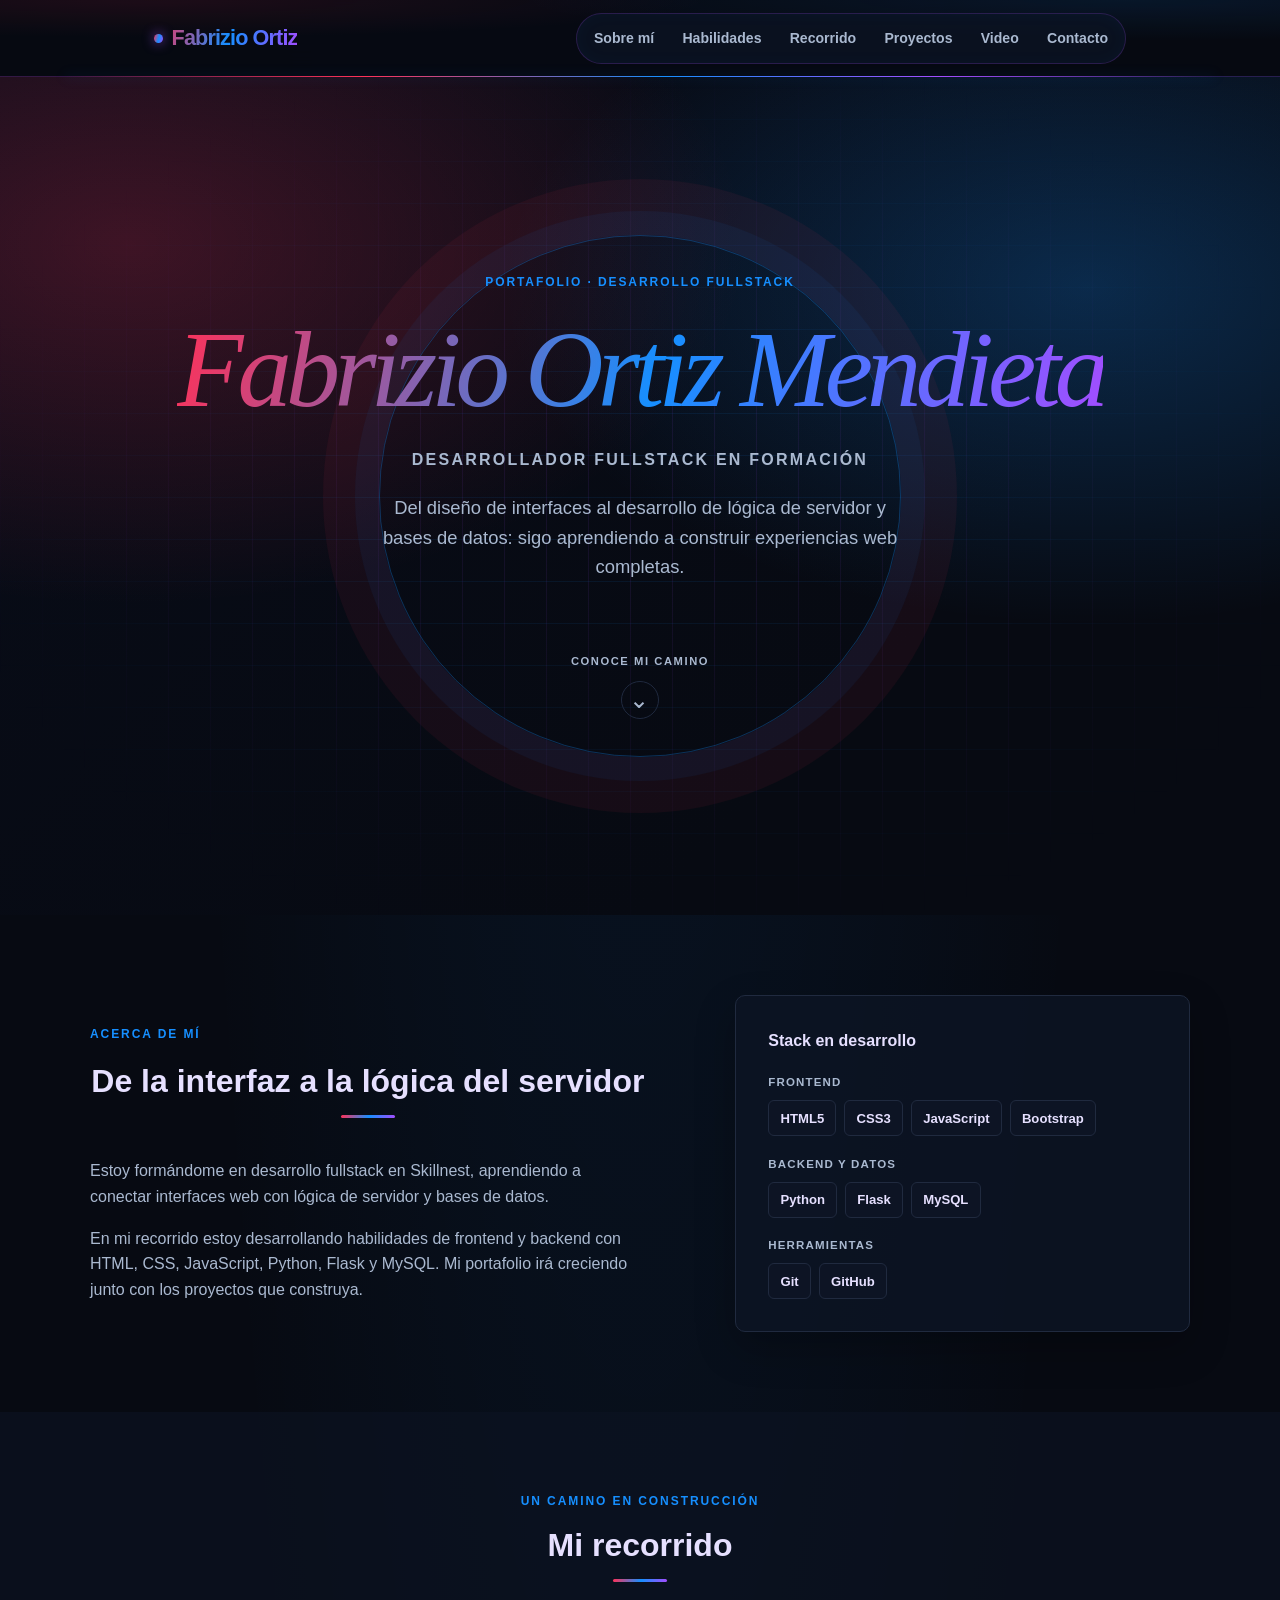
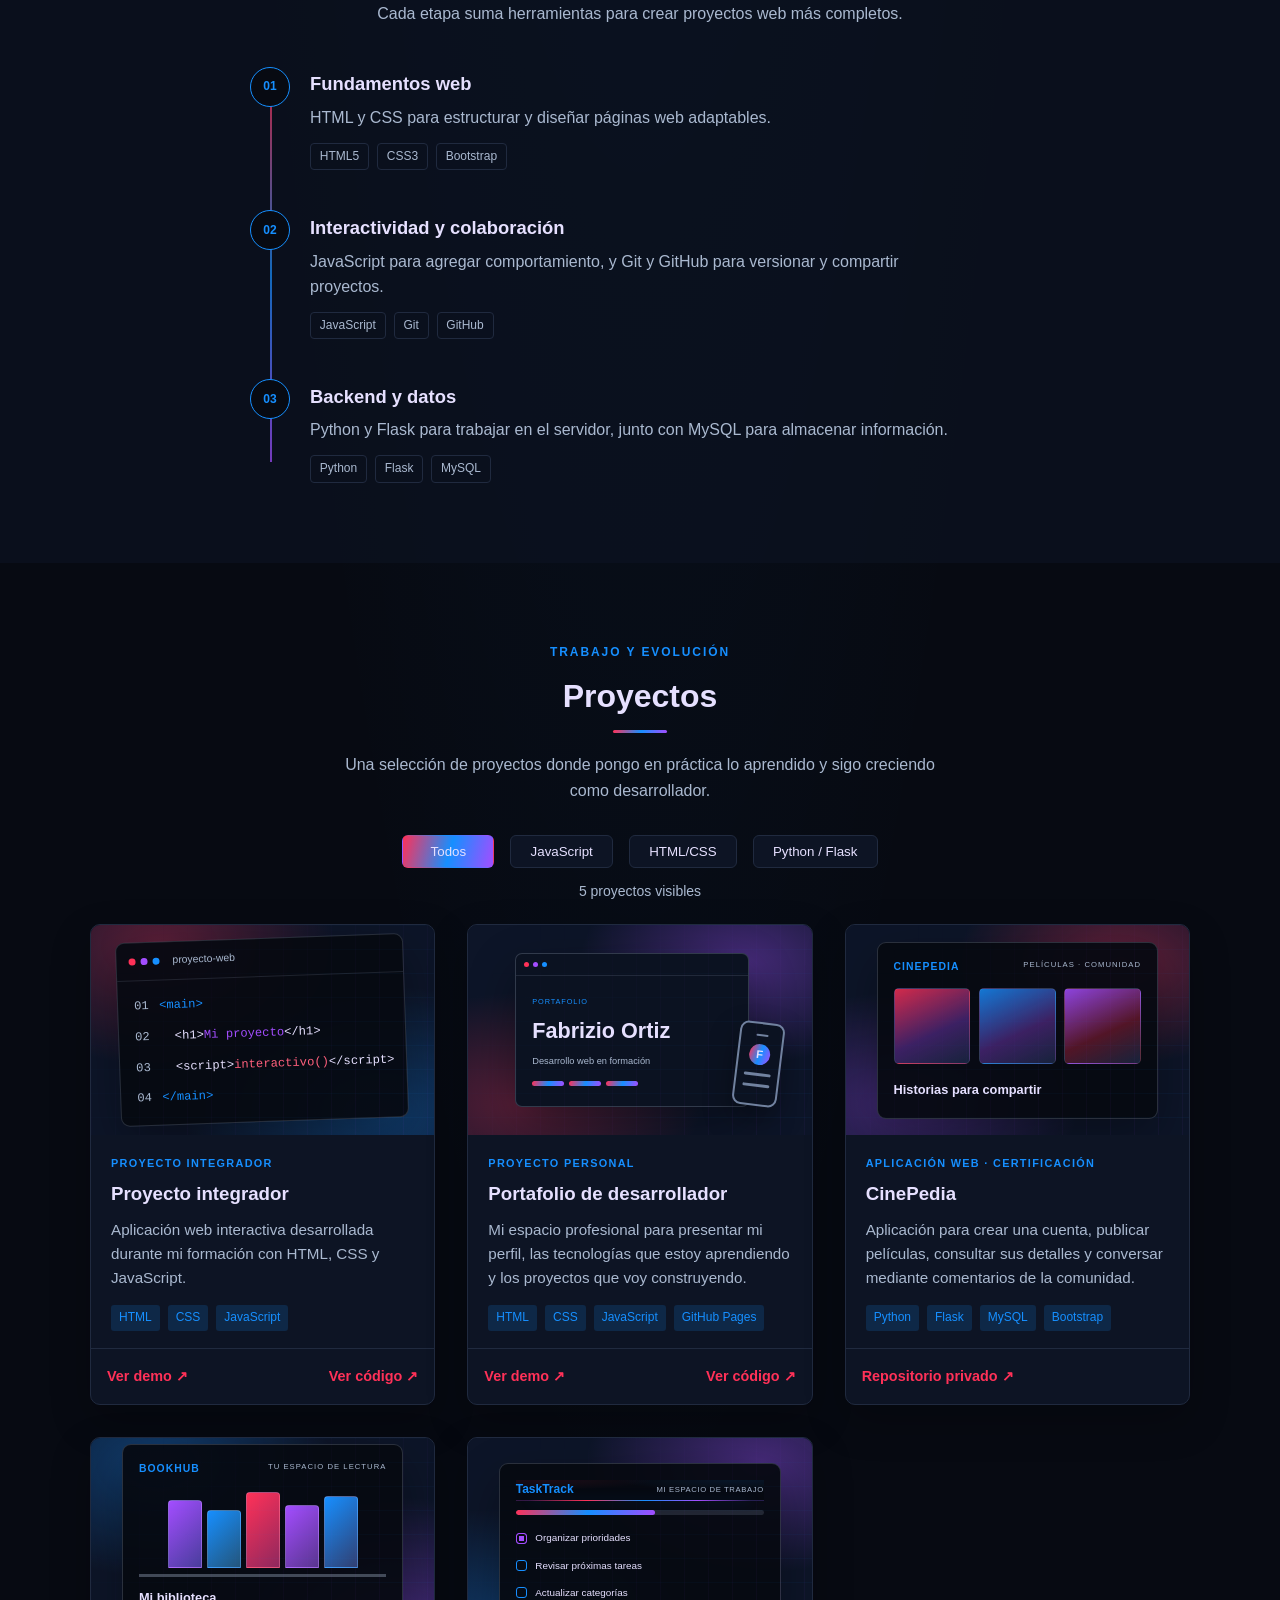
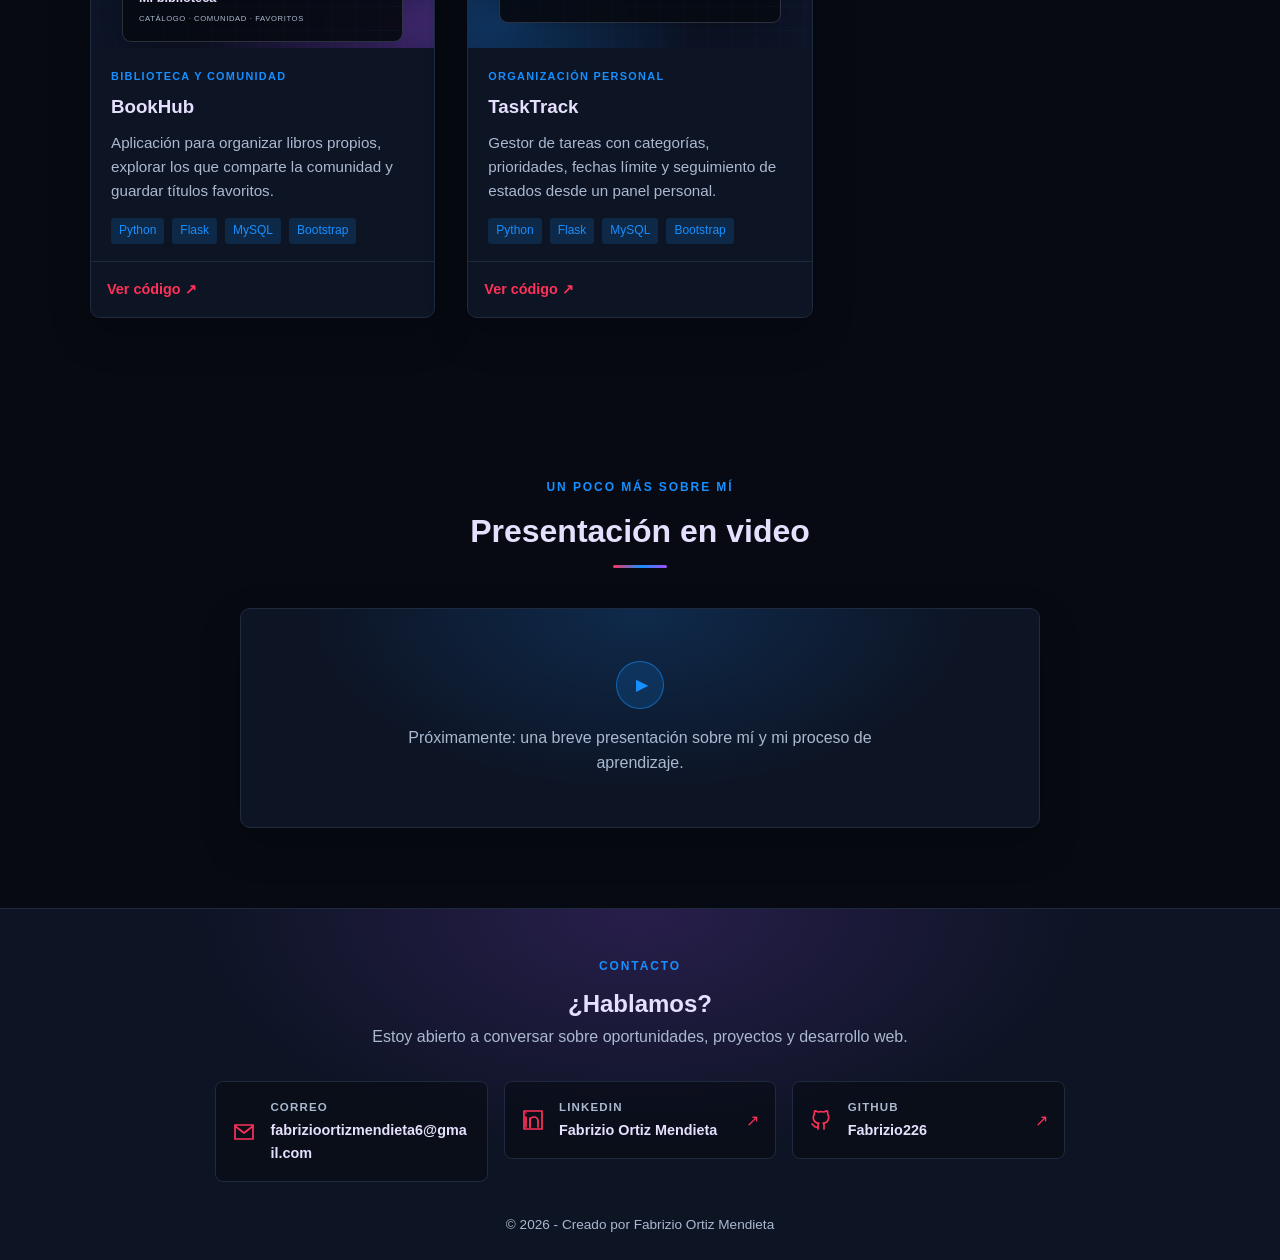
<file: index.html>
<!DOCTYPE html>
<html lang="es">
<head>
  <meta charset="UTF-8">
  <meta name="viewport" content="width=device-width, initial-scale=1.0">
  <title>Portafolio - Fabrizio Ortiz Mendieta</title>
  <meta name="description" content="Portafolio de Fabrizio Ortiz Mendieta, desarrollador fullstack en formación. Conoce sus habilidades en frontend, backend y bases de datos.">
  <meta name="theme-color" content="#070a12">
  
  <!-- Hojas de estilo CSS -->
  <link rel="stylesheet" href="css/style.css">
  <link rel="stylesheet" href="css/componentes.css">
  <link rel="stylesheet" href="css/responsivo.css">
</head>
<body class="dark-theme">
  <a class="skip-link" href="#contenido">Saltar al contenido</a>

  <!-- Encabezado / Barra de Navegación -->
  <header>
    <nav class="navbar" aria-label="Navegación principal">
      <div class="logo">
        <a href="#sobre-mi">Fabrizio Ortiz</a>
      </div>
      <button class="nav-toggle" id="nav-toggle" aria-label="Abrir menú" aria-controls="nav-menu" aria-expanded="false">
        &#9776;
      </button>
      <ul class="nav-menu" id="nav-menu">
        <li><a href="#sobre-mi">Sobre mí</a></li>
        <li><a href="#habilidades">Habilidades</a></li>
        <li><a href="#aprendizaje">Recorrido</a></li>
        <li><a href="#proyectos">Proyectos</a></li>
        <li><a href="#video-sec">Video</a></li>
        <li><a href="#contacto">Contacto</a></li>
      </ul>
    </nav>
  </header>

  <main id="contenido">
    <!-- Presentación Personal -->
    <section id="sobre-mi" class="section" aria-labelledby="presentacion-titulo">
      <div class="container">
        <p class="eyebrow">PORTAFOLIO · DESARROLLO FULLSTACK</p>
        <h1 id="presentacion-titulo"><span class="highlight">Fabrizio Ortiz Mendieta</span></h1>
        <h2>Desarrollador Fullstack en formación</h2>
        <p class="hero-intro">Del diseño de interfaces al desarrollo de lógica de servidor y bases de datos: sigo aprendiendo a construir experiencias web completas.</p>
        <a class="hero-scroll" href="#habilidades" aria-label="Desplazarse a la sección Acerca de mí">
          <span>Conoce mi camino</span>
          <span class="hero-scroll-icon" aria-hidden="true">⌄</span>
        </a>
      </div>
    </section>

    <!-- Tecnologías y Habilidades -->
    <section id="habilidades" class="section" aria-labelledby="habilidades-titulo">
      <div class="container">
        <div class="about-grid">
          <div class="about-copy">
            <p class="eyebrow">ACERCA DE MÍ</p>
            <h2 id="habilidades-titulo">De la interfaz a la lógica del servidor</h2>
            <p>Estoy formándome en desarrollo fullstack en Skillnest, aprendiendo a conectar interfaces web con lógica de servidor y bases de datos.</p>
            <p>En mi recorrido estoy desarrollando habilidades de frontend y backend con HTML, CSS, JavaScript, Python, Flask y MySQL. Mi portafolio irá creciendo junto con los proyectos que construya.</p>
          </div>
          <div class="about-skills">
            <h3>Stack en desarrollo</h3>
            <div class="skills-groups">
              <div class="skill-group">
                <h4>Frontend</h4>
                <ul class="skills-grid" aria-label="Tecnologías frontend">
                  <li class="skill-badge">HTML5</li>
                  <li class="skill-badge">CSS3</li>
                  <li class="skill-badge">JavaScript</li>
                  <li class="skill-badge">Bootstrap</li>
                </ul>
              </div>
              <div class="skill-group">
                <h4>Backend y datos</h4>
                <ul class="skills-grid" aria-label="Tecnologías backend y bases de datos">
                  <li class="skill-badge">Python</li>
                  <li class="skill-badge">Flask</li>
                  <li class="skill-badge">MySQL</li>
                </ul>
              </div>
              <div class="skill-group">
                <h4>Herramientas</h4>
                <ul class="skills-grid" aria-label="Herramientas de desarrollo">
                  <li class="skill-badge">Git</li>
                  <li class="skill-badge">GitHub</li>
                </ul>
              </div>
            </div>
          </div>
        </div>
      </div>
    </section>

    <section id="aprendizaje" class="section learning-section" aria-labelledby="aprendizaje-titulo">
      <div class="container">
        <p class="eyebrow section-eyebrow">UN CAMINO EN CONSTRUCCIÓN</p>
        <h2 id="aprendizaje-titulo">Mi recorrido</h2>
        <p class="learning-intro">Cada etapa suma herramientas para crear proyectos web más completos.</p>
        <ol class="learning-timeline">
          <li class="learning-step">
            <span class="learning-marker" aria-hidden="true">01</span>
            <div>
              <h3>Fundamentos web</h3>
              <p>HTML y CSS para estructurar y diseñar páginas web adaptables.</p>
              <ul class="tags" aria-label="Tecnologías de esta etapa">
                <li>HTML5</li><li>CSS3</li><li>Bootstrap</li>
              </ul>
            </div>
          </li>
          <li class="learning-step">
            <span class="learning-marker" aria-hidden="true">02</span>
            <div>
              <h3>Interactividad y colaboración</h3>
              <p>JavaScript para agregar comportamiento, y Git y GitHub para versionar y compartir proyectos.</p>
              <ul class="tags" aria-label="Tecnologías de esta etapa">
                <li>JavaScript</li><li>Git</li><li>GitHub</li>
              </ul>
            </div>
          </li>
          <li class="learning-step">
            <span class="learning-marker" aria-hidden="true">03</span>
            <div>
              <h3>Backend y datos</h3>
              <p>Python y Flask para trabajar en el servidor, junto con MySQL para almacenar información.</p>
              <ul class="tags" aria-label="Tecnologías de esta etapa">
                <li>Python</li><li>Flask</li><li>MySQL</li>
              </ul>
            </div>
          </li>
        </ol>
      </div>
    </section>

    <!-- Proyectos -->
    <section id="proyectos" class="section" aria-labelledby="proyectos-titulo">
      <div class="container">
        <p class="eyebrow section-eyebrow">TRABAJO Y EVOLUCIÓN</p>
        <h2 id="proyectos-titulo">Proyectos</h2>
        <p class="projects-intro">Una selección de proyectos donde pongo en práctica lo aprendido y sigo creciendo como desarrollador.</p>
        <div class="filter-buttons" role="group" aria-label="Filtrar proyectos">
          <button class="filter-btn active" type="button" data-filter="all" aria-pressed="true" aria-controls="projects-grid">Todos</button>
          <button class="filter-btn" type="button" data-filter="javascript" aria-pressed="false" aria-controls="projects-grid">JavaScript</button>
          <button class="filter-btn" type="button" data-filter="html-css" aria-pressed="false" aria-controls="projects-grid">HTML/CSS</button>
          <button class="filter-btn" type="button" data-filter="python" aria-pressed="false" aria-controls="projects-grid">Python / Flask</button>
        </div>
        <p class="filter-status" id="filter-status" aria-live="polite"></p>
        <div class="projects-grid" id="projects-grid">
          <article class="project-card" data-category="javascript html-css">
            <div class="project-visual" role="img" aria-label="Ilustración de una ventana de código para un proyecto web">
              <div class="code-window" aria-hidden="true">
                <div class="code-window-bar"><span></span><span></span><span></span><b>proyecto-web</b></div>
                <div class="code-lines">
                  <span><i>01</i><b>&lt;main&gt;</b></span>
                  <span><i>02</i>&nbsp;&nbsp;&lt;h1&gt;<em>Mi proyecto</em>&lt;/h1&gt;</span>
                  <span><i>03</i>&nbsp;&nbsp;&lt;script&gt;<strong>interactivo()</strong>&lt;/script&gt;</span>
                  <span><i>04</i><b>&lt;/main&gt;</b></span>
                </div>
              </div>
            </div>
            <div class="project-content">
              <p class="project-kicker">PROYECTO INTEGRADOR</p>
              <h3>Proyecto integrador</h3>
              <p>Aplicación web interactiva desarrollada durante mi formación con HTML, CSS y JavaScript.</p>
              <ul class="tags" aria-label="Tecnologías utilizadas">
                <li>HTML</li><li>CSS</li><li>JavaScript</li>
              </ul>
            </div>
            <div class="card-links">
              <a href="https://fabrizio226.github.io/portafolio/" target="_blank" rel="noopener noreferrer">Ver demo <span aria-hidden="true">↗</span></a>
              <a href="https://github.com/Fabrizio226/portafolio" target="_blank" rel="noopener noreferrer">Ver código <span aria-hidden="true">↗</span></a>
            </div>
          </article>

          <article class="project-card" data-category="javascript html-css">
            <div class="project-visual project-visual-portfolio" role="img" aria-label="Vista ilustrada de este portafolio en escritorio y móvil">
              <div class="portfolio-preview" aria-hidden="true">
                <div class="portfolio-preview-top"><span></span><span></span><span></span></div>
                <div class="portfolio-preview-content">
                  <i>PORTAFOLIO</i>
                  <b>Fabrizio Ortiz</b>
                  <span>Desarrollo web en formación</span>
                  <div><em></em><em></em><em></em></div>
                </div>
              </div>
              <div class="portfolio-phone" aria-hidden="true"><span></span><b>F</b><i></i><i></i></div>
            </div>
            <div class="project-content">
              <p class="project-kicker">PROYECTO PERSONAL</p>
              <h3>Portafolio de desarrollador</h3>
              <p>Mi espacio profesional para presentar mi perfil, las tecnologías que estoy aprendiendo y los proyectos que voy construyendo.</p>
              <ul class="tags" aria-label="Tecnologías utilizadas">
                <li>HTML</li><li>CSS</li><li>JavaScript</li><li>GitHub Pages</li>
              </ul>
            </div>
            <div class="card-links">
              <a href="https://fabrizio226.github.io/Portafolio_Desarrollador_FullStack/" target="_blank" rel="noopener noreferrer">Ver demo <span aria-hidden="true">↗</span></a>
              <a href="https://github.com/Fabrizio226/Portafolio_Desarrollador_FullStack" target="_blank" rel="noopener noreferrer">Ver código <span aria-hidden="true">↗</span></a>
            </div>
          </article>

          <article class="project-card" data-category="python flask mysql">
            <div class="project-visual project-visual-cinepedia" role="img" aria-label="Ilustración de una colección de películas">
              <div class="cinepedia-preview" aria-hidden="true">
                <p>CINEPEDIA <span>PELÍCULAS · COMUNIDAD</span></p>
                <div class="movie-posters"><i></i><i></i><i></i></div>
                <b>Historias para compartir</b>
              </div>
            </div>
            <div class="project-content">
              <p class="project-kicker">APLICACIÓN WEB · CERTIFICACIÓN</p>
              <h3>CinePedia</h3>
              <p>Aplicación para crear una cuenta, publicar películas, consultar sus detalles y conversar mediante comentarios de la comunidad.</p>
              <ul class="tags" aria-label="Tecnologías utilizadas">
                <li>Python</li><li>Flask</li><li>MySQL</li><li>Bootstrap</li>
              </ul>
            </div>
            <div class="card-links">
              <a href="https://github.com/Fabrizio226/Examen_de_certificacion_Skillnest" target="_blank" rel="noopener noreferrer">Repositorio privado <span aria-hidden="true">↗</span></a>
            </div>
          </article>

          <article class="project-card" data-category="python flask mysql">
            <div class="project-visual project-visual-bookhub" role="img" aria-label="Ilustración de una biblioteca digital con libros">
              <div class="bookhub-preview" aria-hidden="true">
                <p>BOOKHUB <span>TU ESPACIO DE LECTURA</span></p>
                <div class="bookhub-books"><i></i><i></i><i></i><i></i><i></i></div>
                <div class="bookhub-caption"><b>Mi biblioteca</b><span>CATÁLOGO · COMUNIDAD · FAVORITOS</span></div>
              </div>
            </div>
            <div class="project-content">
              <p class="project-kicker">BIBLIOTECA Y COMUNIDAD</p>
              <h3>BookHub</h3>
              <p>Aplicación para organizar libros propios, explorar los que comparte la comunidad y guardar títulos favoritos.</p>
              <ul class="tags" aria-label="Tecnologías utilizadas">
                <li>Python</li><li>Flask</li><li>MySQL</li><li>Bootstrap</li>
              </ul>
            </div>
            <div class="card-links">
              <a href="https://github.com/Fabrizio226/Trabajos-extras/tree/main/Simular_1/simulacion_1" target="_blank" rel="noopener noreferrer">Ver código <span aria-hidden="true">↗</span></a>
            </div>
          </article>

          <article class="project-card" data-category="python flask mysql">
            <div class="project-visual project-visual-tasktrack" role="img" aria-label="Ilustración de un panel de tareas y progreso">
              <div class="tasktrack-preview" aria-hidden="true">
                <header><b>TaskTrack</b><span>MI ESPACIO DE TRABAJO</span></header>
                <div class="tasktrack-progress"><i></i></div>
                <p><i class="task-check"></i> Organizar prioridades</p>
                <p><i></i> Revisar próximas tareas</p>
                <p><i></i> Actualizar categorías</p>
              </div>
            </div>
            <div class="project-content">
              <p class="project-kicker">ORGANIZACIÓN PERSONAL</p>
              <h3>TaskTrack</h3>
              <p>Gestor de tareas con categorías, prioridades, fechas límite y seguimiento de estados desde un panel personal.</p>
              <ul class="tags" aria-label="Tecnologías utilizadas">
                <li>Python</li><li>Flask</li><li>MySQL</li><li>Bootstrap</li>
              </ul>
            </div>
            <div class="card-links">
              <a href="https://github.com/Fabrizio226/Trabajos-extras/tree/main/Simular_2/Simular_2" target="_blank" rel="noopener noreferrer">Ver código <span aria-hidden="true">↗</span></a>
            </div>
          </article>
        </div>
      </div>
    </section>

    <!-- Sección de Video -->
    <section id="video-sec" class="section" aria-labelledby="video-titulo">
      <div class="container">
        <p class="eyebrow section-eyebrow">UN POCO MÁS SOBRE MÍ</p>
        <h2 id="video-titulo">Presentación en video</h2>
        <div class="video-pending">
          <span class="video-pending-icon" aria-hidden="true">▶</span>
          <p>Próximamente: una breve presentación sobre mí y mi proceso de aprendizaje.</p>
        </div>
      </div>
    </section>
  </main>

  <!-- Pie de página y Contacto -->
  <footer id="contacto" aria-labelledby="contacto-titulo">
    <div class="container">
      <p class="eyebrow section-eyebrow">CONTACTO</p>
      <h2 id="contacto-titulo">¿Hablamos?</h2>
      <p>Estoy abierto a conversar sobre oportunidades, proyectos y desarrollo web.</p>
      <ul class="contact-list" aria-label="Formas de contacto">
        <li>
          <a href="mailto:fabrizioortizmendieta6@gmail.com" class="contact-link">
            <svg class="contact-icon" viewBox="0 0 24 24" aria-hidden="true"><path d="M3 5h18v14H3z"/><path d="m3 6 9 7 9-7"/></svg>
            <span class="contact-details"><span class="contact-label">Correo</span><span class="contact-username">fabrizioortizmendieta6@gmail.com</span></span>
          </a>
        </li>
        <li>
          <a href="https://cl.linkedin.com/in/fabrizio-ortiz-mendieta-5995a53b9" target="_blank" rel="noopener noreferrer" class="contact-link">
            <svg class="contact-icon" viewBox="0 0 24 24" aria-hidden="true"><path d="M5 9v10"/><path d="M5 5v.01"/><path d="M9 19v-6a4 4 0 0 1 8 0v6"/><path d="M9 10v9"/><path d="M3 3h18v18H3z"/></svg>
            <span class="contact-details"><span class="contact-label">LinkedIn</span><span class="contact-username">Fabrizio Ortiz Mendieta</span></span>
            <span class="contact-external" aria-hidden="true">↗</span>
          </a>
        </li>
        <li>
          <a href="https://github.com/Fabrizio226" target="_blank" rel="noopener noreferrer" class="contact-link">
            <svg class="contact-icon" viewBox="0 0 24 24" aria-hidden="true"><path d="M9 19c-4.3 1.4-4.3-2.5-6-3"/><path d="M15 21v-3.5a3 3 0 0 0-.8-2.3c2.7-.3 5.5-1.3 5.5-6A4.7 4.7 0 0 0 18.5 6a4.3 4.3 0 0 0-.1-3S17.4 2.7 15 4a13 13 0 0 0-6 0C6.6 2.7 5.6 3 5.6 3A4.3 4.3 0 0 0 5.5 6 4.7 4.7 0 0 0 4.3 9.2c0 4.7 2.8 5.7 5.5 6A3 3 0 0 0 9 17.5V21"/></svg>
            <span class="contact-details"><span class="contact-label">GitHub</span><span class="contact-username">Fabrizio226</span></span>
            <span class="contact-external" aria-hidden="true">↗</span>
          </a>
        </li>
      </ul>
      <p class="copyright">&copy; 2026 - Creado por Fabrizio Ortiz Mendieta</p>
    </div>
  </footer>

  <!-- Scripts de JavaScript -->
  <script src="js/main.js"></script>
</body>
</html>
</file>
<file: css/style.css>
/* Variables globales del tema oscuro */
:root {
  --bg-color: #070a12;
  --text-color: #e6e0ff;
  --card-bg: #0d1424;
  --primary-color: #ff3158;
  --primary-hover: #ff607d;
  --secondary-color: #aab9d0;
  --border-color: #202a3f;
  --accent-red: #ff3158;
  --accent-blue: #168fff;
  --accent-purple: #a34dff;
  --accent-gradient: linear-gradient(105deg, var(--accent-red), var(--accent-blue) 52%, var(--accent-purple));
  --shadow: 0 16px 40px rgba(0, 0, 0, 0.24);
  --font-main: 'Segoe UI', Tahoma, Geneva, Verdana, sans-serif;
  --transition: all 0.3s ease;
}

body.dark-theme {
  --bg-color: #070a12;
  --text-color: #e6e0ff;
  --card-bg: #0d1424;
  --primary-color: #ff3158;
  --primary-hover: #ff607d;
  --secondary-color: #aab9d0;
  --border-color: #202a3f;
  --shadow: 0 16px 40px rgba(0, 0, 0, 0.24);
}

/* Reset Global */
* {
  margin: 0;
  padding: 0;
  box-sizing: border-box;
}

html {
  scroll-behavior: smooth;
}

body {
  min-width: 320px;
  font-family: var(--font-main);
  background-color: var(--bg-color);
  background-image: radial-gradient(ellipse at 50% -30%, rgba(22, 143, 255, 0.1), transparent 55%);
  color: var(--text-color);
  line-height: 1.6;
  transition: var(--transition);
}

h1,
h2,
h3,
h4 {
  color: var(--text-color);
}

p {
  color: inherit;
}

.skip-link {
  position: fixed;
  z-index: 2000;
  top: 0.75rem;
  left: 0.75rem;
  padding: 0.65rem 1rem;
  transform: translateY(-160%);
  border-radius: 6px;
  background: var(--accent-blue);
  color: #08111f;
  font-weight: 700;
}

.skip-link:focus {
  transform: translateY(0);
}

#sobre-mi {
  position: relative;
  isolation: isolate;
  overflow: hidden;
  display: grid;
  min-height: calc(100svh - 62px);
  place-items: center;
  padding: 4rem 0;
  background:
    radial-gradient(ellipse at 10% 20%, rgba(255, 49, 88, 0.22), transparent 38%),
    radial-gradient(ellipse at 85% 25%, rgba(22, 143, 255, 0.24), transparent 38%),
    linear-gradient(135deg, #080c18, #070a12 70%);
  color: var(--text-color);
  text-align: center;
}

#sobre-mi::before {
  content: '';
  position: absolute;
  z-index: -1;
  inset: 0;
  background-image:
    linear-gradient(rgba(22, 143, 255, 0.09) 1px, transparent 1px),
    linear-gradient(90deg, rgba(163, 77, 255, 0.09) 1px, transparent 1px);
  background-size: 42px 42px;
  mask-image: radial-gradient(ellipse at center, #000 15%, transparent 78%);
  animation: grid-drift 24s linear infinite;
  pointer-events: none;
}

#sobre-mi::after {
  content: '';
  position: absolute;
  z-index: -1;
  top: 50%;
  left: 50%;
  width: clamp(260px, 42vw, 520px);
  aspect-ratio: 1;
  border: 1px solid rgba(22, 143, 255, 0.3);
  border-radius: 50%;
  box-shadow: 0 0 0 24px rgba(22, 143, 255, 0.06), 0 0 0 56px rgba(255, 49, 88, 0.06);
  transform: translate(-50%, -50%);
  pointer-events: none;
}

@keyframes grid-drift {
  to {
    background-position: 42px 42px;
  }
}

#sobre-mi .container {
  position: relative;
  z-index: 1;
  max-width: 960px;
}

.eyebrow {
  color: var(--accent-blue);
  font-size: 0.75rem;
  font-weight: 800;
  letter-spacing: 0.16em;
}

#sobre-mi .eyebrow {
  margin-bottom: 1.5rem;
  color: var(--accent-blue);
  animation: rise-in 0.65s ease both;
}

#sobre-mi h1 {
  font-family: Georgia, 'Times New Roman', serif;
  font-size: clamp(3rem, 9vw, 6.8rem);
  font-style: italic;
  font-weight: 500;
  line-height: 1;
  letter-spacing: -0.055em;
  margin-bottom: 1.4rem;
  animation: rise-in 0.65s 0.08s ease both;
}

#sobre-mi h2 {
  color: var(--secondary-color);
  font-size: clamp(0.8rem, 2vw, 1rem);
  font-weight: 700;
  letter-spacing: 0.14em;
  margin-bottom: 0;
  text-align: center;
  text-transform: uppercase;
  animation: rise-in 0.65s 0.16s ease both;
}

#sobre-mi h2::after {
  display: none;
}

.hero-intro {
  max-width: 34rem;
  margin: 1.25rem auto 0;
  color: var(--secondary-color);
  font-size: clamp(1rem, 2.2vw, 1.15rem);
}

.hero-scroll {
  display: inline-flex;
  flex-direction: column;
  align-items: center;
  gap: 0.65rem;
  margin-top: clamp(2.5rem, 8vh, 5rem);
  color: var(--secondary-color);
  font-size: 0.7rem;
  font-weight: 700;
  letter-spacing: 0.14em;
  text-transform: uppercase;
  animation: rise-in 0.65s 0.28s ease both;
}

.hero-scroll-icon {
  display: grid;
  width: 38px;
  height: 38px;
  place-items: center;
  border: 1px solid var(--border-color);
  border-radius: 50%;
  font-size: 1.5rem;
  font-weight: 400;
  line-height: 1;
  transition: var(--transition);
}

.hero-scroll:hover .hero-scroll-icon {
  transform: translateY(4px);
  background: var(--card-bg);
  box-shadow: 0 0 20px rgba(22, 143, 255, 0.28);
}

.section-eyebrow {
  margin-bottom: 0.55rem;
  text-align: center;
}

.projects-intro {
  max-width: 620px;
  margin: -1.3rem auto 2rem;
  color: var(--secondary-color);
  text-align: center;
}

.about-grid {
  display: grid;
  grid-template-columns: minmax(0, 1.1fr) minmax(280px, 0.9fr);
  align-items: center;
  gap: clamp(2.5rem, 7vw, 6rem);
}

.about-copy .eyebrow {
  margin-bottom: 0.75rem;
  text-align: left;
}

.about-copy h2 {
  margin-bottom: 1.5rem;
  text-align: left;
}

.about-copy h2::after {
  margin-left: 0;
}

.about-copy > p:not(.eyebrow) {
  max-width: 540px;
  margin-top: 1rem;
  color: var(--secondary-color);
}

.about-skills {
  padding: clamp(1.25rem, 3vw, 2rem);
  border: 1px solid var(--border-color);
  border-radius: 10px;
  background: rgba(13, 20, 36, 0.82);
  box-shadow: var(--shadow);
}

.about-skills h3 {
  margin-bottom: 1.2rem;
  font-size: 1rem;
}

.skills-groups {
  display: grid;
  gap: 1.15rem;
}

.skill-group h4 {
  margin-bottom: 0.55rem;
  color: var(--secondary-color);
  font-size: 0.72rem;
  font-weight: 700;
  letter-spacing: 0.1em;
  text-transform: uppercase;
}

.skill-group .skills-grid {
  justify-content: flex-start;
  gap: 0.5rem;
}

.skill-group .skill-badge {
  padding: 0.4rem 0.7rem;
  box-shadow: none;
  font-size: 0.82rem;
}

@media (max-width: 480px) {
  .skill-group .skill-badge {
    padding: 0.35rem 0.55rem;
    font-size: 0.76rem;
  }
}

.learning-section {
  background: rgba(13, 20, 36, 0.58);
}

.learning-intro {
  max-width: 620px;
  margin: -1.3rem auto 2.5rem;
  color: var(--secondary-color);
  text-align: center;
}

.learning-timeline {
  position: relative;
  display: grid;
  max-width: 780px;
  gap: 0;
  margin: 0 auto;
  padding: 0;
  list-style: none;
}

.learning-timeline::before {
  content: '';
  position: absolute;
  top: 1.3rem;
  bottom: 1.3rem;
  left: 1.25rem;
  width: 2px;
  background: linear-gradient(var(--accent-red), var(--accent-blue), var(--accent-purple));
  opacity: 0.7;
}

.learning-step {
  position: relative;
  display: grid;
  grid-template-columns: 2.5rem minmax(0, 1fr);
  gap: 1.25rem;
  padding: 0 0 2.5rem;
}

.learning-step:last-child {
  padding-bottom: 0;
}

.learning-marker {
  position: relative;
  z-index: 1;
  display: grid;
  width: 2.5rem;
  height: 2.5rem;
  place-items: center;
  border: 1px solid var(--accent-blue);
  border-radius: 50%;
  background: var(--bg-color);
  color: var(--accent-blue);
  font-size: 0.75rem;
  font-weight: 800;
  transition: var(--transition);
}

.learning-step:hover .learning-marker {
  transform: scale(1.08);
  box-shadow: 0 0 20px rgba(22, 143, 255, 0.28);
}

.learning-step h3 {
  margin: 0.15rem 0 0.4rem;
  font-size: 1.15rem;
}

.learning-step p {
  max-width: 650px;
  color: var(--secondary-color);
}

.learning-step .tags {
  display: flex;
  flex-wrap: wrap;
  gap: 0.5rem;
  margin-top: 0.75rem;
  padding: 0;
}

.learning-step .tags li {
  padding: 0.2rem 0.55rem;
  border: 1px solid var(--border-color);
  border-radius: 4px;
  color: var(--secondary-color);
  font-size: 0.75rem;
}

a {
  text-decoration: none;
  color: inherit;
}

ul {
  list-style: none;
}

/* Contenedores y Secciones */
.container {
  width: 90%;
  max-width: 1100px;
  margin: 0 auto;
}

.section {
  padding: 5rem 0;
}

.section h2 {
  font-size: 2rem;
  margin-bottom: 2.5rem;
  text-align: center;
  position: relative;
}

.section h2::after {
  content: '';
  display: block;
  width: 54px;
  height: 3px;
  background: var(--accent-gradient);
  margin: 0.5rem auto 0;
  border-radius: 2px;
}

.highlight {
  color: var(--primary-color);
  background: var(--accent-gradient);
  background-clip: text;
  -webkit-background-clip: text;
  -webkit-text-fill-color: transparent;
}

::selection {
  color: #fff;
  background: var(--primary-color);
}

:focus-visible {
  outline: 3px solid var(--accent-blue);
  outline-offset: 4px;
}

@keyframes rise-in {
  from {
    opacity: 0;
    transform: translateY(14px);
  }
  to {
    opacity: 1;
    transform: translateY(0);
  }
}

@media (prefers-reduced-motion: reduce) {
  *,
  *::before,
  *::after {
    scroll-behavior: auto !important;
    animation-duration: 0.01ms !important;
    animation-iteration-count: 1 !important;
    transition-duration: 0.01ms !important;
  }

  #sobre-mi::before {
    animation: none;
  }
}

@media (max-width: 768px) {
  #sobre-mi {
    min-height: calc(88svh - 62px);
    padding: 4rem 0;
  }

  #sobre-mi h1 {
    font-size: clamp(2.8rem, 13vw, 4.5rem);
  }

  .about-grid {
    grid-template-columns: 1fr;
    gap: 2rem;
  }
}
</file>
<file: css/componentes.css>
/* Header y Navegación */
header {
  position: sticky;
  isolation: isolate;
  overflow: visible;
  top: 0;
  background:
    radial-gradient(ellipse at 12% 0, rgba(255, 49, 88, 0.09), transparent 35%),
    radial-gradient(ellipse at 88% 0, rgba(22, 143, 255, 0.1), transparent 38%),
    rgba(7, 10, 18, 0.96);
  backdrop-filter: blur(14px);
  border-bottom: 1px solid rgba(163, 77, 255, 0.2);
  z-index: 1000;
  transition: var(--transition);
}

header::after {
  position: absolute;
  right: 5%;
  bottom: -1px;
  left: 5%;
  height: 1px;
  background: linear-gradient(90deg, transparent, var(--accent-red), var(--accent-blue) 52%, var(--accent-purple), transparent);
  box-shadow: 0 0 12px rgba(22, 143, 255, 0.38);
  content: '';
  pointer-events: none;
}

.navbar {
  display: flex;
  justify-content: space-between;
  align-items: center;
  padding: 0.8rem 5%;
  max-width: 1100px;
  margin: 0 auto;
}

.logo a {
  display: inline-flex;
  align-items: center;
  gap: 0.55rem;
  font-size: 1.35rem;
  font-weight: bold;
  letter-spacing: -0.04em;
  color: var(--primary-color);
  background: var(--accent-gradient);
  background-clip: text;
  -webkit-background-clip: text;
  -webkit-text-fill-color: transparent;
}

.logo a::before {
  width: 0.55rem;
  height: 0.55rem;
  border-radius: 50%;
  background: var(--accent-gradient);
  box-shadow: 0 0 12px rgba(163, 77, 255, 0.72);
  content: '';
}

.nav-menu {
  display: flex;
  align-items: center;
  gap: 0.2rem;
  padding: 0.28rem;
  border: 1px solid rgba(163, 77, 255, 0.2);
  border-radius: 999px;
  background: rgba(13, 20, 36, 0.76);
  box-shadow: inset 0 0 18px rgba(22, 143, 255, 0.035);
}

.nav-menu a {
  display: block;
  padding: 0.48rem 0.72rem;
  border: 1px solid transparent;
  border-radius: 999px;
  color: var(--secondary-color);
  font-size: 0.88rem;
  font-weight: 650;
  transition: color 0.22s ease, background-color 0.22s ease, border-color 0.22s ease, box-shadow 0.22s ease;
}

.nav-menu li:nth-child(3n + 1) a {
  --nav-accent: var(--accent-red);
}

.nav-menu li:nth-child(3n + 2) a {
  --nav-accent: var(--accent-blue);
}

.nav-menu li:nth-child(3n) a {
  --nav-accent: var(--accent-purple);
}

.nav-menu a:hover,
.nav-menu a:focus-visible {
  border-color: color-mix(in srgb, var(--nav-accent) 42%, transparent);
  background: color-mix(in srgb, var(--nav-accent) 14%, transparent);
  color: var(--nav-accent);
  box-shadow: 0 0 15px color-mix(in srgb, var(--nav-accent) 16%, transparent);
}

.nav-toggle {
  display: none;
  border: 1px solid rgba(163, 77, 255, 0.45);
  border-radius: 8px;
  background: linear-gradient(135deg, rgba(255, 49, 88, 0.12), rgba(22, 143, 255, 0.14), rgba(163, 77, 255, 0.16));
  color: var(--accent-blue);
  padding: 0.35rem 0.65rem;
  cursor: pointer;
  box-shadow: 0 0 14px rgba(22, 143, 255, 0.1);
}

.project-card[hidden] {
  display: none;
}

/* Botones */
.filter-buttons {
  display: flex;
  justify-content: center;
  flex-wrap: wrap;
  gap: 1rem;
  margin-bottom: 0.75rem;
}

.filter-btn {
  background-color: var(--card-bg);
  border: 1px solid var(--border-color);
  color: var(--text-color);
  padding: 0.5rem 1.2rem;
  border-radius: 6px;
  cursor: pointer;
  transition: transform 0.22s ease, box-shadow 0.22s ease, border-color 0.22s ease, background-color 0.22s ease;
}

.filter-btn:hover {
  transform: translateY(-2px);
  box-shadow: 0 0 20px rgba(22, 143, 255, 0.25);
}

.filter-btn.active, .filter-btn:hover {
  background: var(--accent-gradient);
  color: var(--text-color);
  border-color: transparent;
}

.filter-btn {
  min-width: 92px;
}

.filter-status {
  min-height: 1.5rem;
  margin-bottom: 1.25rem;
  color: var(--secondary-color);
  font-size: 0.875rem;
  text-align: center;
}

/* Habilidades (Badges) */
.skills-grid {
  display: flex;
  flex-wrap: wrap;
  justify-content: center;
  gap: 1rem;
  padding: 0;
}

.skill-badge {
  list-style: none;
  background-color: var(--card-bg);
  border: 1px solid var(--border-color);
  padding: 0.7rem 1.3rem;
  border-radius: 6px;
  font-weight: 600;
  box-shadow: var(--shadow);
  transition: transform 0.22s ease, border-color 0.22s ease, box-shadow 0.22s ease;
}

.skill-badge:hover {
  transform: translateY(-4px) scale(1.03);
  border-color: var(--primary-color);
  box-shadow: 0 0 20px rgba(255, 49, 88, 0.28);
}

/* Tarjetas de Proyectos */
.projects-grid {
  display: grid;
  grid-template-columns: repeat(auto-fit, minmax(280px, 1fr));
  gap: 2rem;
}

.project-card {
  display: flex;
  flex-direction: column;
  background-color: var(--card-bg);
  border: 1px solid var(--border-color);
  border-radius: 10px;
  overflow: hidden;
  box-shadow: var(--shadow);
  transition: var(--transition);
}

.project-card {
  position: relative;
}

.project-card::before {
  content: '';
  position: absolute;
  z-index: 1;
  top: 0;
  left: 0;
  width: 0;
  height: 2px;
  background: var(--accent-gradient);
  transition: width 0.35s ease;
}

.project-card:hover {
  transform: translateY(-7px);
  border-color: var(--primary-color);
  box-shadow: var(--shadow), 0 0 24px rgba(255, 49, 88, 0.2), 0 0 28px rgba(22, 143, 255, 0.16);
}

.project-card:hover::before,
.project-card:focus-within::before {
  width: 100%;
}

.project-visual {
  position: relative;
  display: grid;
  min-height: 210px;
  place-items: center;
  overflow: hidden;
  background:
    radial-gradient(ellipse at 20% 10%, rgba(255, 49, 88, 0.32), transparent 45%),
    radial-gradient(ellipse at 85% 90%, rgba(22, 143, 255, 0.32), transparent 48%),
    #0d1528;
}

.project-visual::after {
  content: '';
  position: absolute;
  inset: 0;
  background-image:
    linear-gradient(rgba(22, 143, 255, 0.1) 1px, transparent 1px),
    linear-gradient(90deg, rgba(163, 77, 255, 0.1) 1px, transparent 1px);
  background-size: 24px 24px;
  mask-image: linear-gradient(135deg, transparent 8%, #000 100%);
  opacity: 0.5;
  pointer-events: none;
  transition: opacity 0.3s ease;
}

.project-card:hover .project-visual::after {
  opacity: 0.9;
}

.code-window {
  width: min(84%, 390px);
  overflow: hidden;
  border: 1px solid rgba(170, 185, 208, 0.2);
  border-radius: 9px;
  background: rgba(7, 10, 18, 0.94);
  box-shadow: 0 18px 48px rgba(0, 0, 0, 0.3);
  transform: rotate(-2deg);
  transition: var(--transition);
}

.project-card:hover .code-window {
  transform: rotate(0) scale(1.025);
}

.code-window-bar {
  display: flex;
  align-items: center;
  gap: 5px;
  padding: 0.65rem 0.75rem;
  border-bottom: 1px solid rgba(170, 185, 208, 0.14);
}

.code-window-bar > span {
  width: 7px;
  height: 7px;
  border-radius: 50%;
  background: var(--accent-red);
}

.code-window-bar > span:nth-child(2) {
  background: var(--accent-purple);
}

.code-window-bar > span:nth-child(3) {
  background: var(--accent-blue);
}

.code-window-bar b {
  margin-left: 0.5rem;
  color: var(--secondary-color);
  font-size: 0.65rem;
  font-weight: 500;
}

.code-lines {
  display: grid;
  gap: 0.7rem;
  padding: 1rem;
  color: var(--text-color);
  font-family: Consolas, 'Courier New', monospace;
  font-size: clamp(0.58rem, 1.5vw, 0.76rem);
}

.code-lines > span {
  white-space: nowrap;
}

.code-lines i {
  margin-right: 0.65rem;
  color: var(--secondary-color);
  font-style: normal;
}

.code-lines b {
  color: var(--accent-blue);
  font-weight: 500;
}

.code-lines em {
  color: var(--accent-purple);
  font-style: normal;
}

.code-lines strong {
  color: var(--primary-hover);
  font-weight: 500;
}

.project-visual-portfolio {
  position: relative;
  background:
    radial-gradient(ellipse at 80% 18%, rgba(163, 77, 255, 0.38), transparent 42%),
    radial-gradient(ellipse at 15% 85%, rgba(255, 49, 88, 0.3), transparent 44%),
    #0d1528;
}

.portfolio-preview {
  position: relative;
  width: 68%;
  overflow: hidden;
  border: 1px solid rgba(170, 185, 208, 0.24);
  border-radius: 7px;
  background: #0b1221;
  box-shadow: 0 18px 48px rgba(0, 0, 0, 0.32);
  transform: translateX(-8px);
  transition: var(--transition);
}

.project-card:hover .portfolio-preview {
  transform: translateX(-13px) translateY(-3px);
}

.portfolio-preview-top {
  display: flex;
  gap: 4px;
  padding: 0.5rem;
  border-bottom: 1px solid rgba(170, 185, 208, 0.14);
}

.portfolio-preview-top span {
  width: 5px;
  height: 5px;
  border-radius: 50%;
  background: var(--accent-red);
}

.portfolio-preview-top span:nth-child(2) {
  background: var(--accent-purple);
}

.portfolio-preview-top span:nth-child(3) {
  background: var(--accent-blue);
}

.portfolio-preview-content {
  display: grid;
  gap: 0.35rem;
  padding: 1.25rem 1rem;
}

.portfolio-preview-content > i {
  color: var(--accent-blue);
  font-size: 0.46rem;
  font-style: normal;
  letter-spacing: 0.12em;
}

.portfolio-preview-content > b {
  color: var(--text-color);
  font-size: clamp(0.9rem, 2.4vw, 1.35rem);
}

.portfolio-preview-content > span {
  color: var(--secondary-color);
  font-size: 0.58rem;
}

.portfolio-preview-content > div {
  display: flex;
  gap: 0.3rem;
  margin-top: 0.45rem;
}

.portfolio-preview-content em {
  width: 32px;
  height: 5px;
  border-radius: 4px;
  background: var(--accent-gradient);
}

.portfolio-phone {
  position: absolute;
  right: 9%;
  bottom: 14%;
  display: flex;
  width: 45px;
  height: 84px;
  flex-direction: column;
  align-items: center;
  gap: 8px;
  padding: 10px 5px;
  border: 2px solid #71829f;
  border-radius: 9px;
  background: #0b1221;
  box-shadow: 0 12px 28px rgba(0, 0, 0, 0.35);
  transform: rotate(7deg);
  transition: var(--transition);
}

.project-card:hover .portfolio-phone {
  transform: rotate(2deg) translateY(-4px);
}

.portfolio-phone > span {
  width: 12px;
  height: 2px;
  border-radius: 2px;
  background: #71829f;
}

.portfolio-phone b {
  display: grid;
  width: 21px;
  height: 21px;
  place-items: center;
  border-radius: 50%;
  background: var(--accent-gradient);
  color: var(--text-color);
  font-size: 0.7rem;
}

.portfolio-phone i {
  width: 27px;
  height: 3px;
  border-radius: 3px;
  background: #71829f;
}

.project-visual-cinepedia {
  background:
    radial-gradient(ellipse at 80% 18%, rgba(255, 49, 88, 0.36), transparent 42%),
    radial-gradient(ellipse at 15% 85%, rgba(163, 77, 255, 0.33), transparent 44%),
    #0d1528;
}

.cinepedia-preview,
.bookhub-preview,
.tasktrack-preview {
  width: min(82%, 330px);
  padding: 1rem;
  border: 1px solid rgba(170, 185, 208, 0.22);
  border-radius: 9px;
  background: rgba(7, 10, 18, 0.94);
  box-shadow: 0 18px 48px rgba(0, 0, 0, 0.3);
  transition: var(--transition);
}

.project-card:hover .cinepedia-preview,
.project-card:hover .bookhub-preview,
.project-card:hover .tasktrack-preview {
  transform: translateY(-3px) scale(1.02);
}

.cinepedia-preview > p,
.bookhub-preview > p {
  display: flex;
  justify-content: space-between;
  gap: 0.5rem;
  margin-bottom: 0.8rem;
  color: var(--accent-blue);
  font-size: 0.65rem;
  font-weight: 800;
  letter-spacing: 0.1em;
}

.cinepedia-preview > p span,
.bookhub-preview > p span {
  color: var(--secondary-color);
  font-size: 0.48rem;
  font-weight: 500;
}

.movie-posters {
  display: flex;
  gap: 0.55rem;
  margin-bottom: 0.75rem;
}

.movie-posters i {
  flex: 1;
  height: 76px;
  border: 1px solid rgba(170, 185, 208, 0.15);
  border-radius: 5px;
  background: linear-gradient(155deg, rgba(255, 49, 88, 0.82), rgba(163, 77, 255, 0.34) 58%, #17233c);
}

.movie-posters i:nth-child(2) {
  background: linear-gradient(155deg, rgba(22, 143, 255, 0.82), rgba(163, 77, 255, 0.34) 58%, #17233c);
}

.movie-posters i:nth-child(3) {
  background: linear-gradient(155deg, rgba(163, 77, 255, 0.86), rgba(255, 49, 88, 0.3) 58%, #17233c);
}

.cinepedia-preview > b,
.bookhub-caption > b {
  color: var(--text-color);
  font-size: 0.8rem;
}

.project-visual-bookhub {
  background:
    radial-gradient(ellipse at 20% 12%, rgba(22, 143, 255, 0.34), transparent 44%),
    radial-gradient(ellipse at 90% 88%, rgba(163, 77, 255, 0.36), transparent 48%),
    #0d1528;
}

.bookhub-books {
  display: flex;
  height: 86px;
  align-items: end;
  justify-content: center;
  gap: 5px;
  padding: 0 0.75rem 6px;
  border-bottom: 3px solid rgba(170, 185, 208, 0.36);
}

.bookhub-books i {
  width: 34px;
  height: 68px;
  border: 1px solid rgba(230, 224, 255, 0.2);
  border-radius: 4px 4px 1px 1px;
  background: linear-gradient(135deg, #a34dff, #493d9c);
}

.bookhub-books i:nth-child(2) {
  height: 58px;
  background: linear-gradient(135deg, #168fff, #24557b);
}

.bookhub-books i:nth-child(3) {
  height: 76px;
  background: linear-gradient(135deg, #ff3158, #8f285e);
}

.bookhub-books i:nth-child(4) {
  height: 63px;
  background: linear-gradient(135deg, #a34dff, #59358f);
}

.bookhub-books i:nth-child(5) {
  height: 72px;
  background: linear-gradient(135deg, #168fff, #313f71);
}

.bookhub-caption {
  display: flex;
  flex-direction: column;
  gap: 0.3rem;
  padding-top: 0.7rem;
}

.bookhub-caption > span,
.tasktrack-preview > header span {
  color: var(--secondary-color);
  font-size: 0.48rem;
  letter-spacing: 0.08em;
}

.project-visual-tasktrack {
  background:
    radial-gradient(ellipse at 85% 12%, rgba(163, 77, 255, 0.38), transparent 42%),
    radial-gradient(ellipse at 12% 88%, rgba(22, 143, 255, 0.3), transparent 44%),
    #0d1528;
}

.tasktrack-preview > header {
  display: flex;
  align-items: center;
  justify-content: space-between;
  gap: 0.5rem;
  margin-bottom: 0.6rem;
}

.tasktrack-preview > header b {
  color: var(--accent-blue);
  font-size: 0.75rem;
}

.tasktrack-progress {
  height: 5px;
  overflow: hidden;
  margin-bottom: 0.6rem;
  border-radius: 5px;
  background: rgba(170, 185, 208, 0.16);
}

.tasktrack-progress i {
  display: block;
  width: 56%;
  height: 100%;
  border-radius: inherit;
  background: var(--accent-gradient);
}

.tasktrack-preview > p {
  display: flex;
  align-items: center;
  gap: 0.5rem;
  margin: 0;
  padding: 0.35rem 0;
  color: var(--text-color);
  font-size: 0.62rem;
}

.tasktrack-preview > p > i {
  width: 11px;
  height: 11px;
  border: 1px solid var(--accent-blue);
  border-radius: 3px;
}

.tasktrack-preview > p > i.task-check {
  border-color: var(--accent-purple);
  background: var(--accent-purple);
  box-shadow: inset 0 0 0 2px #070a12;
}

.project-content {
  flex: 1;
  padding: 1.25rem 1.25rem 0;
}

.project-kicker {
  margin-bottom: 0.4rem;
  color: var(--accent-blue);
  font-size: 0.68rem;
  font-weight: 800;
  letter-spacing: 0.12em;
}

.project-content h3 {
  padding: 0;
  margin-bottom: 0.55rem;
}

.project-content > p:not(.project-kicker) {
  padding: 0;
  color: var(--secondary-color);
  font-size: 0.95rem;
}

.project-card .tags {
  display: flex;
  flex-wrap: wrap;
  gap: 0.5rem;
  padding: 0.9rem 0 1.1rem;
}

.project-card .tags li {
  list-style: none;
  font-size: 0.75rem;
  color: var(--accent-blue);
  background-color: rgba(22, 143, 255, 0.16);
  padding: 0.2rem 0.5rem;
  border-radius: 3px;
}

.card-links {
  margin-top: auto;
  display: flex;
  justify-content: space-between;
  padding: 1rem;
  border-top: 1px solid var(--border-color);
}

.card-links a {
  font-size: 0.9rem;
  font-weight: bold;
  color: var(--primary-color);
  transition: var(--transition);
}

.card-links a:hover {
  color: var(--accent-blue);
}

/* Video */
.video-pending {
  max-width: 800px;
  margin: 0 auto;
  display: grid;
  min-height: 220px;
  justify-items: center;
  align-content: center;
  gap: 1rem;
  padding: 2rem;
  border: 1px solid var(--border-color);
  border-radius: 10px;
  background:
    radial-gradient(ellipse at 50% 0, rgba(22, 143, 255, 0.18), transparent 60%),
    var(--card-bg);
  overflow: hidden;
  box-shadow: var(--shadow);
  text-align: center;
}

.video-pending p {
  max-width: 480px;
  color: var(--secondary-color);
}

.video-pending-icon {
  display: grid;
  width: 48px;
  height: 48px;
  place-items: center;
  padding-left: 3px;
  border: 1px solid rgba(22, 143, 255, 0.55);
  border-radius: 50%;
  background: rgba(22, 143, 255, 0.16);
  color: var(--accent-blue);
}

/* Footer */
footer {
  background:
    radial-gradient(ellipse at 50% 0, rgba(163, 77, 255, 0.18), transparent 50%),
    var(--card-bg);
  border-top: 1px solid var(--border-color);
  padding: 3rem 0 1.5rem;
  text-align: center;
}

footer .container > p:not(.eyebrow):not(.copyright) {
  color: var(--secondary-color);
}

.contact-link {
  display: flex;
  min-width: 0;
  align-items: center;
  gap: 0.9rem;
  padding: 1rem;
  border: 1px solid var(--border-color);
  border-radius: 8px;
  background: rgba(7, 10, 18, 0.62);
  color: var(--text-color);
  text-align: left;
  transition: var(--transition);
}

.contact-link:hover {
  transform: translateY(-3px);
  border-color: var(--primary-color);
  background: rgba(255, 49, 88, 0.12);
  box-shadow: 0 0 20px rgba(255, 49, 88, 0.18);
}

.contact-icon {
  width: 24px;
  height: 24px;
  flex: 0 0 24px;
  fill: none;
  stroke: var(--primary-color);
  stroke-linecap: round;
  stroke-linejoin: round;
  stroke-width: 1.7;
}

.contact-details {
  display: grid;
  min-width: 0;
  gap: 0.15rem;
}

.contact-label {
  color: var(--secondary-color);
  font-size: 0.72rem;
  font-weight: 700;
  letter-spacing: 0.1em;
  text-transform: uppercase;
}

.contact-username {
  overflow-wrap: anywhere;
  color: var(--text-color);
  font-size: 0.9rem;
  font-weight: 600;
}

.contact-external {
  margin-left: auto;
  color: var(--primary-color);
  font-size: 1rem;
}

.contact-list {
  display: grid;
  max-width: 850px;
  grid-template-columns: repeat(3, minmax(0, 1fr));
  justify-content: center;
  gap: 1rem;
  margin: 2rem auto;
  padding: 0;
}

.contact-list li {
  list-style: none;
}

.copyright {
  font-size: 0.85rem;
  color: var(--secondary-color);
}

@media (max-width: 768px) {
  .navbar {
    position: relative;
  }

  .project-visual {
    min-height: 190px;
  }

  .contact-list {
    max-width: 480px;
    grid-template-columns: 1fr;
  }
}
</file>
<file: css/responsivo.css>
/* Estilos para Pantallas Pequeñas y Móviles */
@media (max-width: 768px) {
  .nav-toggle {
    display: block;
  }

  .nav-menu {
    display: none;
    flex-direction: column;
    align-items: stretch;
    position: absolute;
    top: 100%;
    left: 0;
    width: 100%;
    background: rgba(7, 10, 18, 0.98);
    border: 1px solid rgba(163, 77, 255, 0.24);
    border-top: 0;
    border-radius: 0 0 18px 18px;
    padding: 0.8rem 5% 1rem;
    gap: 0.45rem;
    box-shadow: var(--shadow);
  }

  .nav-menu.active {
    display: flex;
  }

  .nav-menu a {
    border-radius: 10px;
    text-align: center;
  }

  .section h2 {
    font-size: 1.75rem;
  }

  #sobre-mi h1 {
    font-size: clamp(2.8rem, 13vw, 4.5rem);
  }

  #sobre-mi h2 {
    font-size: 0.8rem;
  }

  #sobre-mi::after {
    left: 50%;
    right: auto;
    opacity: 0.55;
  }

  .filter-buttons {
    flex-wrap: wrap;
  }

  .projects-grid {
    grid-template-columns: 1fr;
  }

}

/* Estilos para Tablets */
@media (min-width: 769px) and (max-width: 1024px) {
  .projects-grid {
    grid-template-columns: repeat(2, 1fr);
  }
}
</file>
